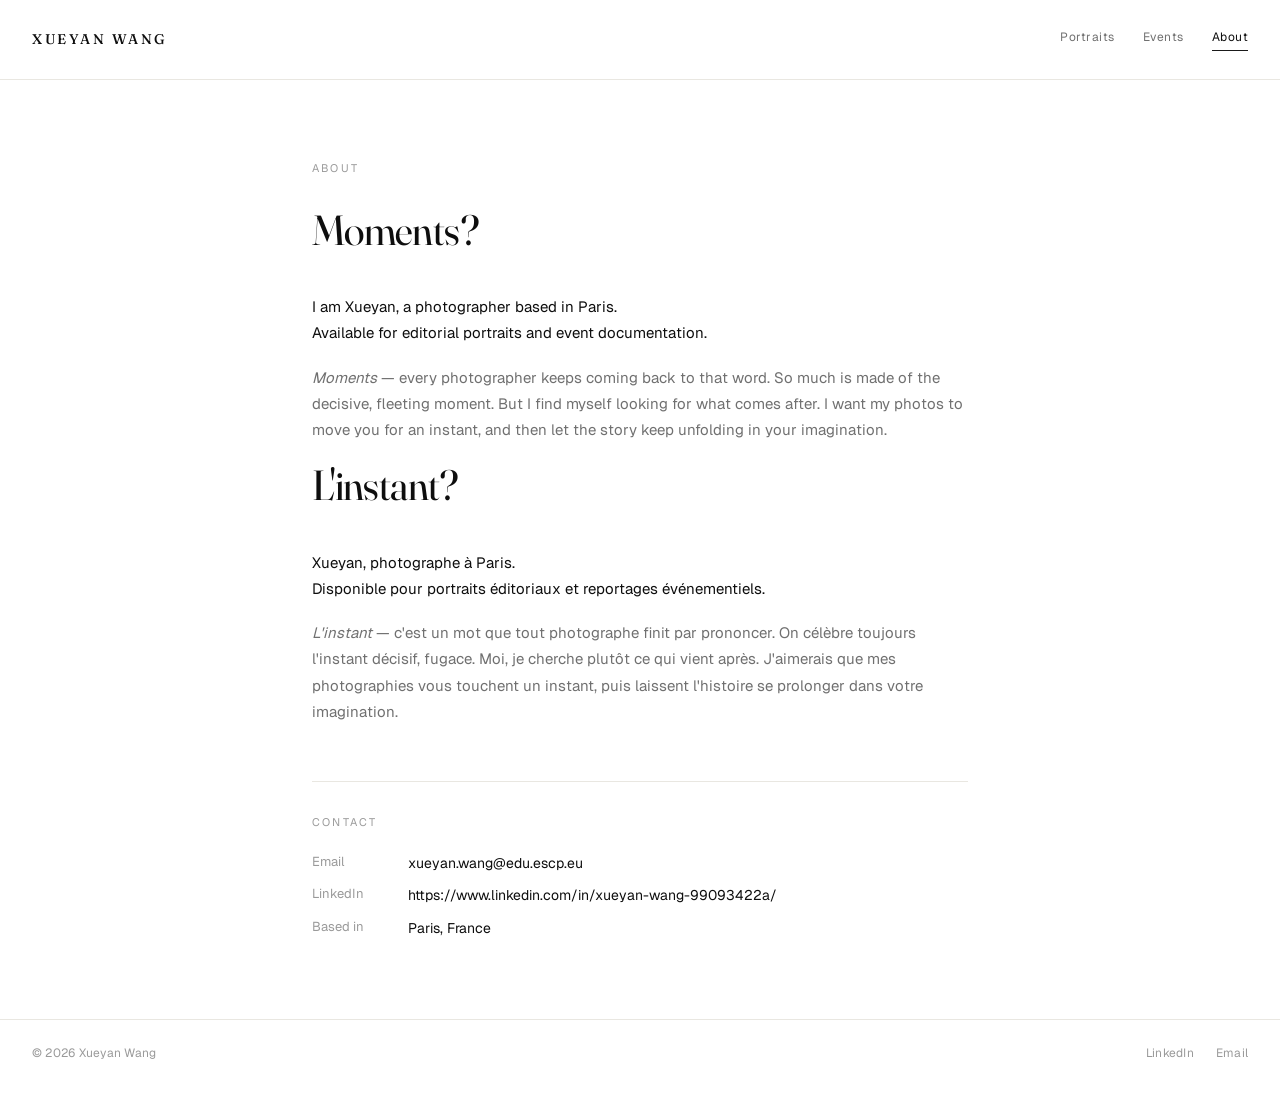
<file: about.html>
<!DOCTYPE html>
<html lang="en">
<head>
  <meta charset="UTF-8">
  <meta name="viewport" content="width=device-width, initial-scale=1.0">
  <title>Xueyan Wang — About Me</title>
  <link rel="preconnect" href="https://fonts.googleapis.com">
  <link rel="preconnect" href="https://fonts.gstatic.com" crossorigin>
  <link href="https://fonts.googleapis.com/css2?family=Fraunces:opsz,wght@9..144,400;9..144,500&family=Geist:wght@300;400;500&display=swap" rel="stylesheet">
  <link rel="stylesheet" href="styles.css">
</head>
<body>

  <nav class="topnav">
    <a href="index.html" class="wordmark">Xueyan Wang</a>
    <div class="nav-links">
      <a href="index.html">Portraits</a>
      <a href="events.html">Events</a>
      <a href="about.html" class="active">About</a>
    </div>
  </nav>

  <main class="about-wrap">

  <p class="about-eyebrow">About</p>

  <h1 class="about-headline">
    Moments?
  </h1>

  <div class="about-body">

  <p>
    I am Xueyan, a photographer based in Paris.<br>
    Available for editorial portraits and event documentation.
  </p>

  <p class="muted">
    <em>Moments</em> — every photographer keeps coming back to that word.
    So much is made of the decisive, fleeting moment. But I find myself
    looking for what comes after. I want my photos to move you for an
    instant, and then let the story keep unfolding in your imagination.
  </p>

  <h1 class="about-headline">
    L'instant?
  </h1>

  <p>
    Xueyan, photographe à Paris.<br>
    Disponible pour portraits éditoriaux et reportages événementiels.
  </p>

  <p class="muted">
    <em>L'instant</em> — c'est un mot que tout photographe finit par
    prononcer. On célèbre toujours l'instant décisif, fugace. Moi, je
    cherche plutôt ce qui vient après. J'aimerais que mes photographies
    vous touchent un instant, puis laissent l'histoire se prolonger dans
    votre imagination.
  </p>

</div>


    </div>

    <section class="about-section">
      <p class="about-section-title">Contact</p>
      <div class="contact-list">
        <div class="contact-row">
          <span class="label">Email</span>
          <span class="value"><a href="mailto:xueyan.wang@edu.escp.eu">xueyan.wang@edu.escp.eu</a></span>
        </div>
        <div class="contact-row">
          <span class="label">LinkedIn</span>
          <span class="value"><a href="https://www.linkedin.com/in/xueyan-wang-99093422a/" target="_blank" rel="noopener">https://www.linkedin.com/in/xueyan-wang-99093422a/</a></span>
        </div>
        <div class="contact-row">
          <span class="label">Based in</span>
          <span class="value">Paris, France</span>
        </div>
      </div>
    </section>

  </main>

  <footer class="footer">
    <span>© 2026 Xueyan Wang</span>
    <div class="footer-links">
      <a href="https://www.linkedin.com/in/xueyan-wang-99093422a/" target="_blank" rel="noopener">LinkedIn</a>
      <a href="mailto:xueyan.wang@edu.escp.eu">Email</a>
    </div>
  </footer>

</body>
</html>
</file>
<file: styles.css>
/* ============================================
   Xueyan Wang — Portfolio
   Modern minimal · Apple-influenced
   ============================================ */

:root {
  --bg: #ffffff;
  --bg-muted: #f6f5f1;
  --text: #0e0e0e;
  --text-muted: #707070;
  --text-subtle: #9a9a9a;
  --line: #e9e7e1;
  --line-strong: #1a1a1a;
  --gap: 8px;
  --max-width: 1320px;
  --pad-x: 32px;
  --pad-y: 28px;

  --font-display: 'Fraunces', Georgia, serif;
  --font-body: 'Geist', -apple-system, BlinkMacSystemFont, sans-serif;
}

@media (max-width: 720px) {
  :root {
    --pad-x: 18px;
    --pad-y: 20px;
    --gap: 4px;
  }
}

* { box-sizing: border-box; margin: 0; padding: 0; }

html { -webkit-font-smoothing: antialiased; }

body {
  font-family: var(--font-body);
  background: var(--bg);
  color: var(--text);
  font-size: 14px;
  line-height: 1.6;
  font-weight: 400;
}

a { color: inherit; text-decoration: none; }
img { display: block; max-width: 100%; height: auto; }

/* ============ TOP NAV ============ */

.topnav {
  display: flex;
  align-items: center;
  justify-content: space-between;
  padding: var(--pad-y) var(--pad-x);
  border-bottom: 1px solid var(--line);
  background: var(--bg);
  position: sticky;
  top: 0;
  z-index: 50;
}

.wordmark {
  font-family: var(--font-display);
  font-weight: 500;
  font-size: 14px;
  letter-spacing: 0.18em;
  text-transform: uppercase;
}

.nav-links {
  display: flex;
  gap: 28px;
  font-size: 12px;
  letter-spacing: 0.04em;
  color: var(--text-muted);
}

.nav-links a {
  position: relative;
  padding-bottom: 3px;
  transition: color 0.2s ease;
}

.nav-links a:hover { color: var(--text); }

.nav-links a.active {
  color: var(--text);
  border-bottom: 1px solid var(--line-strong);
}

@media (max-width: 480px) {
  .topnav { flex-direction: column; gap: 14px; padding: 18px var(--pad-x); }
  .nav-links { gap: 22px; }
}

/* ============ PAGE HEADER ============ */

.page-header {
  display: flex;
  align-items: baseline;
  justify-content: space-between;
  padding: 56px var(--pad-x) 32px;
  max-width: var(--max-width);
  margin: 0 auto;
}

.page-title {
  font-family: var(--font-display);
  font-weight: 400;
  font-size: 36px;
  letter-spacing: -0.01em;
  font-variation-settings: 'opsz' 144;
}

.page-meta {
  font-size: 12px;
  color: var(--text-subtle);
  margin-top: 6px;
  letter-spacing: 0.02em;
}

.scroll-hint {
  font-size: 11px;
  color: var(--text-subtle);
  letter-spacing: 0.18em;
  text-transform: uppercase;
}

@media (max-width: 600px) {
  .page-header { padding: 36px var(--pad-x) 24px; }
  .page-title { font-size: 28px; }
  .scroll-hint { display: none; }
}

/* ============ GALLERY ============ */

.gallery {
  display: grid;
  grid-template-columns: repeat(3, 1fr);
  gap: var(--gap);
  padding: 0 var(--pad-x) 80px;
  max-width: var(--max-width);
  margin: 0 auto;
}

@media (max-width: 900px) {
  .gallery { grid-template-columns: repeat(2, 1fr); }
}

@media (max-width: 520px) {
  .gallery { grid-template-columns: 1fr; }
}

.photo {
  background: var(--bg-muted);
  overflow: hidden;
  cursor: pointer;
  position: relative;
  transition: opacity 0.3s ease;
}

.photo:hover { opacity: 0.85; }

.photo img {
  width: 100%;
  height: 100%;
  object-fit: cover;
  display: block;
}

/* aspect ratio variations — mix to give natural rhythm */
.photo.tall  { aspect-ratio: 3 / 4; }
.photo.wide  { aspect-ratio: 4 / 3; }
.photo.square { aspect-ratio: 1 / 1; }
.photo.portrait { aspect-ratio: 2 / 3; }
.photo.landscape { aspect-ratio: 3 / 2; }

/* placeholder fills (visible when no <img> yet) */
.photo.ph-1  { background: #d5cfc4; }
.photo.ph-2  { background: #c2bdb1; }
.photo.ph-3  { background: #b3ada1; }
.photo.ph-4  { background: #cac4b8; }
.photo.ph-5  { background: #a8a297; }
.photo.ph-6  { background: #beb8ac; }
.photo.ph-7  { background: #d8d2c6; }
.photo.ph-8  { background: #b8b2a6; }
.photo.ph-9  { background: #c5bfb3; }
.photo.ph-10 { background: #aaa498; }
.photo.ph-11 { background: #ccc6ba; }
.photo.ph-12 { background: #b0aa9e; }

/* ============ ABOUT PAGE ============ */

.about-wrap {
  max-width: 720px;
  margin: 0 auto;
  padding: 80px var(--pad-x) 80px;
}

.about-eyebrow {
  font-size: 11px;
  letter-spacing: 0.2em;
  text-transform: uppercase;
  color: var(--text-subtle);
  margin-bottom: 28px;
}

.about-headline {
  font-family: var(--font-display);
  font-weight: 400;
  font-size: 42px;
  line-height: 1.15;
  letter-spacing: -0.015em;
  margin-bottom: 40px;
  font-variation-settings: 'opsz' 144;
}

.about-body p {
  font-size: 15px;
  line-height: 1.75;
  color: var(--text);
  margin-bottom: 18px;
}

.about-body p.muted { color: var(--text-muted); }

.about-section {
  margin-top: 56px;
  padding-top: 32px;
  border-top: 1px solid var(--line);
}

.about-section-title {
  font-size: 11px;
  letter-spacing: 0.2em;
  text-transform: uppercase;
  color: var(--text-subtle);
  margin-bottom: 20px;
}

.about-body.bilingual {
  display: grid;
  grid-template-columns: 1fr 1px 1fr;
  gap: 0;
  align-items: stretch;
}

.about-body.bilingual::before {
  content: '';
  grid-column: 2;
  background: var(--line);
}

.about-body.bilingual .lang-col {
  padding: 0 28px;
}

.about-body.bilingual .lang-col:first-child {
  padding-left: 0;
}

.about-body.bilingual .lang-col:last-child {
  padding-right: 0;
}

@media (max-width: 720px) {
  .about-body.bilingual {
    grid-template-columns: 1fr;
  }
  .about-body.bilingual::before { display: none; }
  .about-body.bilingual .lang-col { padding: 0; }
}

.contact-list {
  display: flex;
  flex-direction: column;
  gap: 10px;
  font-size: 14px;
}

.contact-row {
  display: flex;
  gap: 16px;
}

.contact-row .label {
  width: 80px;
  color: var(--text-subtle);
  font-size: 13px;
}

.contact-row .value { color: var(--text); }

.contact-row a:hover { text-decoration: underline; text-underline-offset: 3px; }

@media (max-width: 600px) {
  .about-wrap { padding: 48px var(--pad-x) 60px; }
  .about-headline { font-size: 28px; margin-bottom: 28px; }
  .contact-row .label { width: 70px; }
}

/* ============ FOOTER ============ */

.footer {
  display: flex;
  justify-content: space-between;
  align-items: center;
  padding: 24px var(--pad-x) 32px;
  max-width: var(--max-width);
  margin: 0 auto;
  border-top: 1px solid var(--line);
  font-size: 12px;
  color: var(--text-subtle);
  letter-spacing: 0.02em;
}

.footer-links {
  display: flex;
  gap: 22px;
}

.footer-links a {
  transition: color 0.2s ease;
}

.footer-links a:hover { color: var(--text); }

@media (max-width: 480px) {
  .footer { flex-direction: column; gap: 12px; align-items: flex-start; }
}

/* ============ LIGHTBOX ============ */

.lightbox {
  position: fixed;
  inset: 0;
  background: rgba(8, 8, 8, 0.96);
  display: none;
  align-items: center;
  justify-content: center;
  z-index: 100;
  padding: 40px;
  cursor: zoom-out;
}

.lightbox.open { display: flex; }

.lightbox-img {
  max-width: 100%;
  max-height: 100%;
  object-fit: contain;
  background: #1a1a1a;
}

.lightbox-close {
  position: absolute;
  top: 20px;
  right: 24px;
  background: transparent;
  border: none;
  color: #fff;
  font-size: 28px;
  font-weight: 300;
  cursor: pointer;
  padding: 8px 14px;
  font-family: var(--font-body);
  line-height: 1;
  opacity: 0.8;
  transition: opacity 0.2s ease;
}

.lightbox-close:hover { opacity: 1; }

.lightbox-counter {
  position: absolute;
  bottom: 24px;
  left: 50%;
  transform: translateX(-50%);
  color: #fff;
  font-size: 12px;
  letter-spacing: 0.1em;
  opacity: 0.6;
}

.lightbox-nav {
  position: absolute;
  top: 50%;
  transform: translateY(-50%);
  background: transparent;
  border: none;
  color: #fff;
  font-size: 32px;
  font-weight: 300;
  cursor: pointer;
  padding: 16px;
  font-family: var(--font-body);
  opacity: 0.5;
  transition: opacity 0.2s ease;
}

.lightbox-nav:hover { opacity: 1; }

.lightbox-prev { left: 16px; }
.lightbox-next { right: 16px; }

@media (max-width: 600px) {
  .lightbox { padding: 16px; }
  .lightbox-nav { font-size: 24px; padding: 12px; }
}

/* ============ MOTION ============ */

@media (prefers-reduced-motion: no-preference) {
  .photo, .page-header, .footer {
    opacity: 0;
    animation: fadeIn 0.7s ease forwards;
  }

  .page-header { animation-delay: 0.1s; }
  .gallery .photo:nth-child(1) { animation-delay: 0.15s; }
  .gallery .photo:nth-child(2) { animation-delay: 0.20s; }
  .gallery .photo:nth-child(3) { animation-delay: 0.25s; }
  .gallery .photo:nth-child(4) { animation-delay: 0.30s; }
  .gallery .photo:nth-child(5) { animation-delay: 0.35s; }
  .gallery .photo:nth-child(6) { animation-delay: 0.40s; }
  .gallery .photo:nth-child(n+7) { animation-delay: 0.45s; }
  .footer { animation-delay: 0.5s; }
}

@keyframes fadeIn {
  from { opacity: 0; transform: translateY(8px); }
  to   { opacity: 1; transform: translateY(0); }
}
</file>
